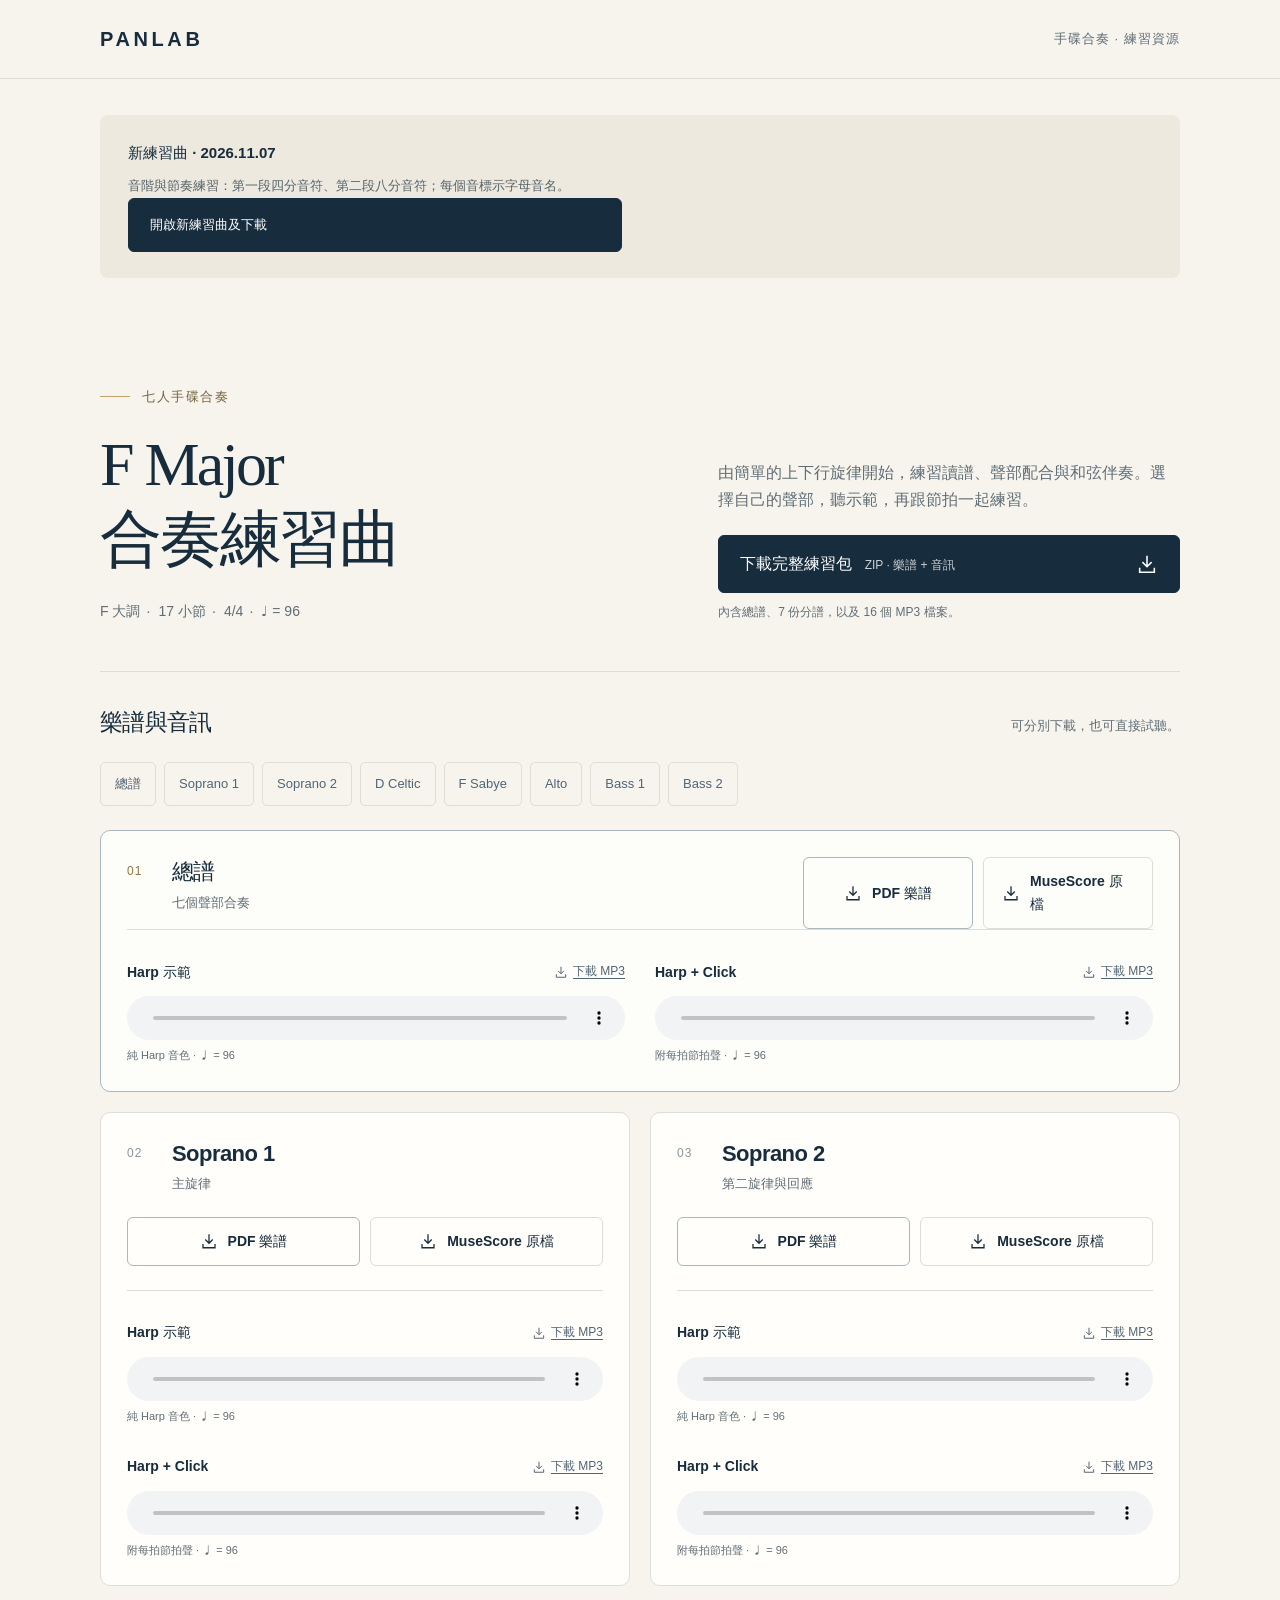
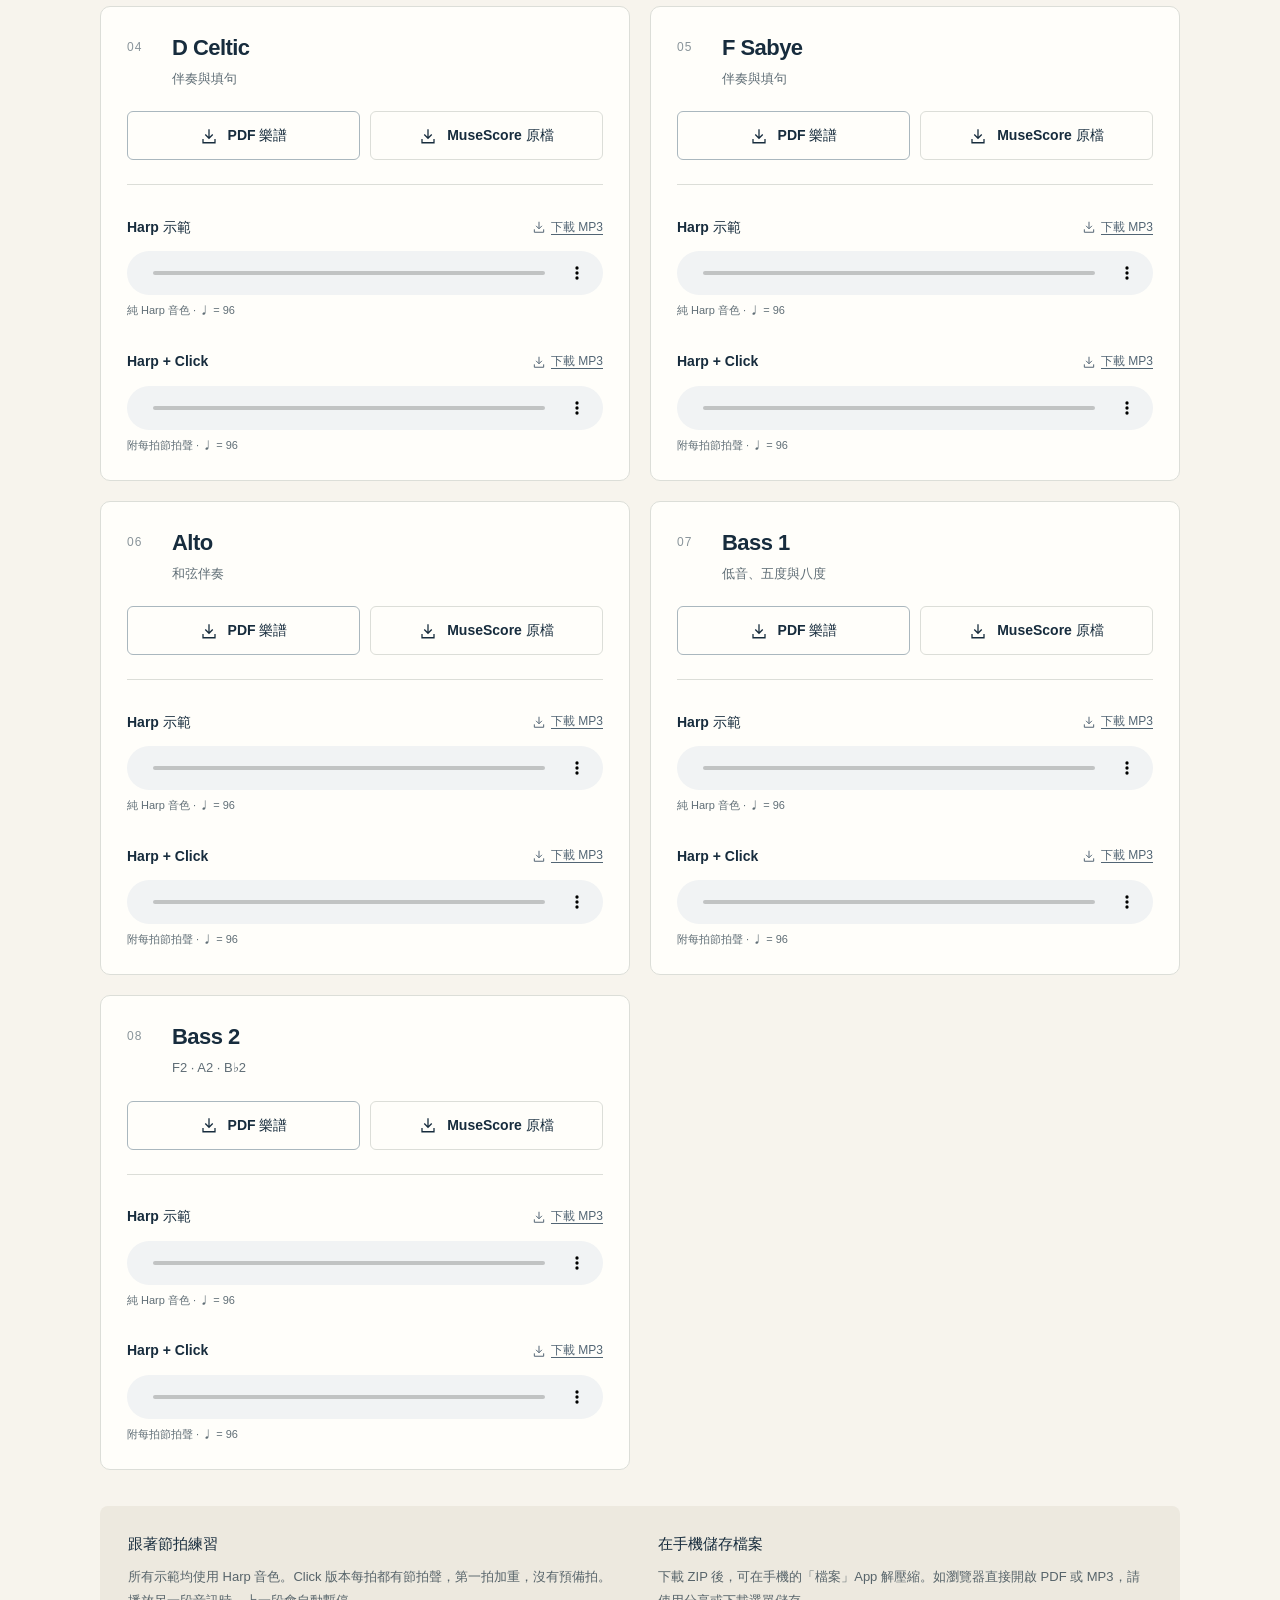
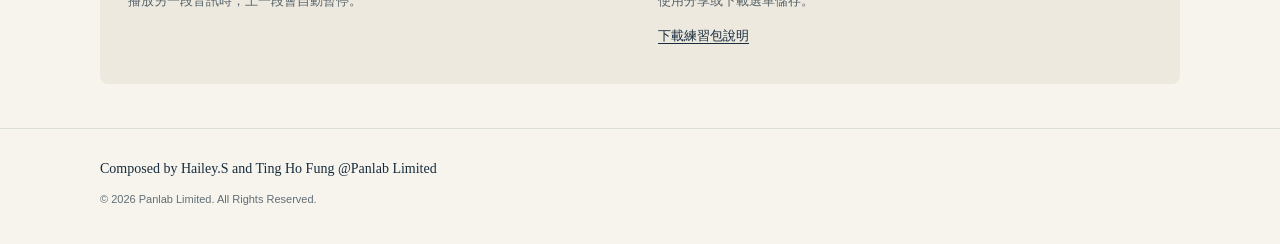
<file: index.html>
<!doctype html>
<html lang="zh-Hant">
<head>
  <meta charset="utf-8">
  <meta name="viewport" content="width=device-width, initial-scale=1">
  <meta name="theme-color" content="#172c3d">
  <meta name="description" content="Panlab F Major 七人手碟合奏練習曲：下載總譜、七份分譜、Harp 示範及附 Click 的 MP3。17 小節，4/4，速度 96。">
  <title>F Major 合奏練習曲 | Panlab</title>
  <link rel="stylesheet" href="style.css">
  <script src="app.js" defer></script>
</head>
<body>
  <a class="skip-link" href="#scores">跳至樂譜與音訊</a>
  <header class="site-header">
    <div class="wrap header-inner">
      <a class="brand" href="./" aria-label="Panlab 首頁">PANLAB</a>
      <span class="header-note">手碟合奏 · 練習資源</span>
    </div>
  </header>
  <main class="wrap">
    <aside class="practice-notes" aria-label="新練習曲">
      <div>
        <h2>新練習曲 · 2026.11.07</h2>
        <p>音階與節奏練習：第一段四分音符、第二段八分音符；每個音標示字母音名。</p>
        <a class="button button-primary" href="scale-study-20261107/">開啟新練習曲及下載</a>
      </div>
    </aside>
    <section class="hero" aria-labelledby="page-title">
      <div>
        <p class="eyebrow">七人手碟合奏</p>
        <h1 id="page-title"><span lang="en">F Major</span><br>合奏練習曲</h1>
        <p class="score-meta"><span>F 大調</span><span>17 小節</span><span>4/4</span><span>♩ = 96</span></p>
      </div>
      <div>
        <p class="hero-description">由簡單的上下行旋律開始，練習讀譜、聲部配合與和弦伴奏。選擇自己的聲部，聽示範，再跟節拍一起練習。</p>
        <a class="button button-primary" href="downloads/F-Major-Ensemble-Practice-Revised-Panlab-2026-10-31.zip" download>
          <span>下載完整練習包 <small>ZIP · 樂譜 + 音訊</small></span>
          <svg aria-hidden="true" viewBox="0 0 24 24"><path d="M12 3v12m-5-5 5 5 5-5M4 16v5h16v-5"/></svg>
        </a>
        <p class="zip-note">內含總譜、7 份分譜，以及 16 個 MP3 檔案。</p>
      </div>
    </section>
    <section id="scores" aria-labelledby="scores-title">
      <div class="section-heading">
        <h2 id="scores-title">樂譜與音訊</h2>
        <p>可分別下載，也可直接試聽。</p>
      </div>
      <nav class="part-jumps" aria-label="快速選擇聲部">
        <a href="#part-1">總譜</a>
        <a href="#part-2">Soprano 1</a>
        <a href="#part-3">Soprano 2</a>
        <a href="#part-4">D Celtic</a>
        <a href="#part-5">F Sabye</a>
        <a href="#part-6">Alto</a>
        <a href="#part-7">Bass 1</a>
        <a href="#part-8">Bass 2</a>
      </nav>
      <div class="score-grid">
      <article class="score-card score-card--full" aria-labelledby="part-1">
        <div class="card-heading">
          <span class="card-number" aria-hidden="true">01</span>
          <div>
            <h3 id="part-1">總譜</h3>
            <p class="card-role">七個聲部合奏</p>
          </div>
        </div>
        <div class="score-links">
          <a class="button" href="downloads/Scores/PDF/01-Full-Score.pdf" download aria-label="下載總譜 PDF 樂譜"><svg aria-hidden="true" viewBox="0 0 24 24"><path d="M12 3v12m-5-5 5 5 5-5M4 16v5h16v-5"/></svg>PDF 樂譜</a>
          <a class="button" href="downloads/Scores/MuseScore/01-Full-Score.mscz" download aria-label="下載總譜 MuseScore 原檔"><svg aria-hidden="true" viewBox="0 0 24 24"><path d="M12 3v12m-5-5 5 5 5-5M4 16v5h16v-5"/></svg>MuseScore 原檔</a>
        </div>
        <div class="audio-grid">
          <div class="audio-item">
            <div class="audio-heading">
              <h4>Harp 示範</h4>
              <a href="downloads/Audio/Harp/01-Full-Score-96BPM-Harp.mp3" download aria-label="下載總譜 Harp 示範 MP3"><svg aria-hidden="true" viewBox="0 0 24 24"><path d="M12 3v12m-5-5 5 5 5-5M4 16v5h16v-5"/></svg>下載 MP3</a>
            </div>
            <audio controls preload="none" aria-label="總譜 Harp 示範">
              <source src="downloads/Audio/Harp/01-Full-Score-96BPM-Harp.mp3" type="audio/mpeg">
              您的瀏覽器未支援音訊播放，請使用上方連結下載 MP3。
            </audio>
            <p class="audio-note">純 Harp 音色 · ♩ = 96</p>
          </div>
          <div class="audio-item">
            <div class="audio-heading">
              <h4>Harp + Click</h4>
              <a href="downloads/Audio/Harp-with-Click/01-Full-Score-96BPM-Harp-with-Click.mp3" download aria-label="下載總譜 Harp + Click MP3"><svg aria-hidden="true" viewBox="0 0 24 24"><path d="M12 3v12m-5-5 5 5 5-5M4 16v5h16v-5"/></svg>下載 MP3</a>
            </div>
            <audio controls preload="none" aria-label="總譜 Harp + Click">
              <source src="downloads/Audio/Harp-with-Click/01-Full-Score-96BPM-Harp-with-Click.mp3" type="audio/mpeg">
              您的瀏覽器未支援音訊播放，請使用上方連結下載 MP3。
            </audio>
            <p class="audio-note">附每拍節拍聲 · ♩ = 96</p>
          </div>
        </div>
      </article>
      <article class="score-card" aria-labelledby="part-2">
        <div class="card-heading">
          <span class="card-number" aria-hidden="true">02</span>
          <div>
            <h3 id="part-2">Soprano 1</h3>
            <p class="card-role">主旋律</p>
          </div>
        </div>
        <div class="score-links">
          <a class="button" href="downloads/Scores/PDF/02-Soprano-1.pdf" download aria-label="下載Soprano 1 PDF 樂譜"><svg aria-hidden="true" viewBox="0 0 24 24"><path d="M12 3v12m-5-5 5 5 5-5M4 16v5h16v-5"/></svg>PDF 樂譜</a>
          <a class="button" href="downloads/Scores/MuseScore/02-Soprano-1.mscz" download aria-label="下載Soprano 1 MuseScore 原檔"><svg aria-hidden="true" viewBox="0 0 24 24"><path d="M12 3v12m-5-5 5 5 5-5M4 16v5h16v-5"/></svg>MuseScore 原檔</a>
        </div>
        <div class="audio-grid">
          <div class="audio-item">
            <div class="audio-heading">
              <h4>Harp 示範</h4>
              <a href="downloads/Audio/Harp/02-Soprano-1-96BPM-Harp.mp3" download aria-label="下載Soprano 1 Harp 示範 MP3"><svg aria-hidden="true" viewBox="0 0 24 24"><path d="M12 3v12m-5-5 5 5 5-5M4 16v5h16v-5"/></svg>下載 MP3</a>
            </div>
            <audio controls preload="none" aria-label="Soprano 1 Harp 示範">
              <source src="downloads/Audio/Harp/02-Soprano-1-96BPM-Harp.mp3" type="audio/mpeg">
              您的瀏覽器未支援音訊播放，請使用上方連結下載 MP3。
            </audio>
            <p class="audio-note">純 Harp 音色 · ♩ = 96</p>
          </div>
          <div class="audio-item">
            <div class="audio-heading">
              <h4>Harp + Click</h4>
              <a href="downloads/Audio/Harp-with-Click/02-Soprano-1-96BPM-Harp-with-Click.mp3" download aria-label="下載Soprano 1 Harp + Click MP3"><svg aria-hidden="true" viewBox="0 0 24 24"><path d="M12 3v12m-5-5 5 5 5-5M4 16v5h16v-5"/></svg>下載 MP3</a>
            </div>
            <audio controls preload="none" aria-label="Soprano 1 Harp + Click">
              <source src="downloads/Audio/Harp-with-Click/02-Soprano-1-96BPM-Harp-with-Click.mp3" type="audio/mpeg">
              您的瀏覽器未支援音訊播放，請使用上方連結下載 MP3。
            </audio>
            <p class="audio-note">附每拍節拍聲 · ♩ = 96</p>
          </div>
        </div>
      </article>
      <article class="score-card" aria-labelledby="part-3">
        <div class="card-heading">
          <span class="card-number" aria-hidden="true">03</span>
          <div>
            <h3 id="part-3">Soprano 2</h3>
            <p class="card-role">第二旋律與回應</p>
          </div>
        </div>
        <div class="score-links">
          <a class="button" href="downloads/Scores/PDF/03-Soprano-2.pdf" download aria-label="下載Soprano 2 PDF 樂譜"><svg aria-hidden="true" viewBox="0 0 24 24"><path d="M12 3v12m-5-5 5 5 5-5M4 16v5h16v-5"/></svg>PDF 樂譜</a>
          <a class="button" href="downloads/Scores/MuseScore/03-Soprano-2.mscz" download aria-label="下載Soprano 2 MuseScore 原檔"><svg aria-hidden="true" viewBox="0 0 24 24"><path d="M12 3v12m-5-5 5 5 5-5M4 16v5h16v-5"/></svg>MuseScore 原檔</a>
        </div>
        <div class="audio-grid">
          <div class="audio-item">
            <div class="audio-heading">
              <h4>Harp 示範</h4>
              <a href="downloads/Audio/Harp/03-Soprano-2-96BPM-Harp.mp3" download aria-label="下載Soprano 2 Harp 示範 MP3"><svg aria-hidden="true" viewBox="0 0 24 24"><path d="M12 3v12m-5-5 5 5 5-5M4 16v5h16v-5"/></svg>下載 MP3</a>
            </div>
            <audio controls preload="none" aria-label="Soprano 2 Harp 示範">
              <source src="downloads/Audio/Harp/03-Soprano-2-96BPM-Harp.mp3" type="audio/mpeg">
              您的瀏覽器未支援音訊播放，請使用上方連結下載 MP3。
            </audio>
            <p class="audio-note">純 Harp 音色 · ♩ = 96</p>
          </div>
          <div class="audio-item">
            <div class="audio-heading">
              <h4>Harp + Click</h4>
              <a href="downloads/Audio/Harp-with-Click/03-Soprano-2-96BPM-Harp-with-Click.mp3" download aria-label="下載Soprano 2 Harp + Click MP3"><svg aria-hidden="true" viewBox="0 0 24 24"><path d="M12 3v12m-5-5 5 5 5-5M4 16v5h16v-5"/></svg>下載 MP3</a>
            </div>
            <audio controls preload="none" aria-label="Soprano 2 Harp + Click">
              <source src="downloads/Audio/Harp-with-Click/03-Soprano-2-96BPM-Harp-with-Click.mp3" type="audio/mpeg">
              您的瀏覽器未支援音訊播放，請使用上方連結下載 MP3。
            </audio>
            <p class="audio-note">附每拍節拍聲 · ♩ = 96</p>
          </div>
        </div>
      </article>
      <article class="score-card" aria-labelledby="part-4">
        <div class="card-heading">
          <span class="card-number" aria-hidden="true">04</span>
          <div>
            <h3 id="part-4">D Celtic</h3>
            <p class="card-role">伴奏與填句</p>
          </div>
        </div>
        <div class="score-links">
          <a class="button" href="downloads/Scores/PDF/04-D-Celtic.pdf" download aria-label="下載D Celtic PDF 樂譜"><svg aria-hidden="true" viewBox="0 0 24 24"><path d="M12 3v12m-5-5 5 5 5-5M4 16v5h16v-5"/></svg>PDF 樂譜</a>
          <a class="button" href="downloads/Scores/MuseScore/04-D-Celtic.mscz" download aria-label="下載D Celtic MuseScore 原檔"><svg aria-hidden="true" viewBox="0 0 24 24"><path d="M12 3v12m-5-5 5 5 5-5M4 16v5h16v-5"/></svg>MuseScore 原檔</a>
        </div>
        <div class="audio-grid">
          <div class="audio-item">
            <div class="audio-heading">
              <h4>Harp 示範</h4>
              <a href="downloads/Audio/Harp/04-D-Celtic-96BPM-Harp.mp3" download aria-label="下載D Celtic Harp 示範 MP3"><svg aria-hidden="true" viewBox="0 0 24 24"><path d="M12 3v12m-5-5 5 5 5-5M4 16v5h16v-5"/></svg>下載 MP3</a>
            </div>
            <audio controls preload="none" aria-label="D Celtic Harp 示範">
              <source src="downloads/Audio/Harp/04-D-Celtic-96BPM-Harp.mp3" type="audio/mpeg">
              您的瀏覽器未支援音訊播放，請使用上方連結下載 MP3。
            </audio>
            <p class="audio-note">純 Harp 音色 · ♩ = 96</p>
          </div>
          <div class="audio-item">
            <div class="audio-heading">
              <h4>Harp + Click</h4>
              <a href="downloads/Audio/Harp-with-Click/04-D-Celtic-96BPM-Harp-with-Click.mp3" download aria-label="下載D Celtic Harp + Click MP3"><svg aria-hidden="true" viewBox="0 0 24 24"><path d="M12 3v12m-5-5 5 5 5-5M4 16v5h16v-5"/></svg>下載 MP3</a>
            </div>
            <audio controls preload="none" aria-label="D Celtic Harp + Click">
              <source src="downloads/Audio/Harp-with-Click/04-D-Celtic-96BPM-Harp-with-Click.mp3" type="audio/mpeg">
              您的瀏覽器未支援音訊播放，請使用上方連結下載 MP3。
            </audio>
            <p class="audio-note">附每拍節拍聲 · ♩ = 96</p>
          </div>
        </div>
      </article>
      <article class="score-card" aria-labelledby="part-5">
        <div class="card-heading">
          <span class="card-number" aria-hidden="true">05</span>
          <div>
            <h3 id="part-5">F Sabye</h3>
            <p class="card-role">伴奏與填句</p>
          </div>
        </div>
        <div class="score-links">
          <a class="button" href="downloads/Scores/PDF/05-F-Sabye.pdf" download aria-label="下載F Sabye PDF 樂譜"><svg aria-hidden="true" viewBox="0 0 24 24"><path d="M12 3v12m-5-5 5 5 5-5M4 16v5h16v-5"/></svg>PDF 樂譜</a>
          <a class="button" href="downloads/Scores/MuseScore/05-F-Sabye.mscz" download aria-label="下載F Sabye MuseScore 原檔"><svg aria-hidden="true" viewBox="0 0 24 24"><path d="M12 3v12m-5-5 5 5 5-5M4 16v5h16v-5"/></svg>MuseScore 原檔</a>
        </div>
        <div class="audio-grid">
          <div class="audio-item">
            <div class="audio-heading">
              <h4>Harp 示範</h4>
              <a href="downloads/Audio/Harp/05-F-Sabye-96BPM-Harp.mp3" download aria-label="下載F Sabye Harp 示範 MP3"><svg aria-hidden="true" viewBox="0 0 24 24"><path d="M12 3v12m-5-5 5 5 5-5M4 16v5h16v-5"/></svg>下載 MP3</a>
            </div>
            <audio controls preload="none" aria-label="F Sabye Harp 示範">
              <source src="downloads/Audio/Harp/05-F-Sabye-96BPM-Harp.mp3" type="audio/mpeg">
              您的瀏覽器未支援音訊播放，請使用上方連結下載 MP3。
            </audio>
            <p class="audio-note">純 Harp 音色 · ♩ = 96</p>
          </div>
          <div class="audio-item">
            <div class="audio-heading">
              <h4>Harp + Click</h4>
              <a href="downloads/Audio/Harp-with-Click/05-F-Sabye-96BPM-Harp-with-Click.mp3" download aria-label="下載F Sabye Harp + Click MP3"><svg aria-hidden="true" viewBox="0 0 24 24"><path d="M12 3v12m-5-5 5 5 5-5M4 16v5h16v-5"/></svg>下載 MP3</a>
            </div>
            <audio controls preload="none" aria-label="F Sabye Harp + Click">
              <source src="downloads/Audio/Harp-with-Click/05-F-Sabye-96BPM-Harp-with-Click.mp3" type="audio/mpeg">
              您的瀏覽器未支援音訊播放，請使用上方連結下載 MP3。
            </audio>
            <p class="audio-note">附每拍節拍聲 · ♩ = 96</p>
          </div>
        </div>
      </article>
      <article class="score-card" aria-labelledby="part-6">
        <div class="card-heading">
          <span class="card-number" aria-hidden="true">06</span>
          <div>
            <h3 id="part-6">Alto</h3>
            <p class="card-role">和弦伴奏</p>
          </div>
        </div>
        <div class="score-links">
          <a class="button" href="downloads/Scores/PDF/06-Alto.pdf" download aria-label="下載Alto PDF 樂譜"><svg aria-hidden="true" viewBox="0 0 24 24"><path d="M12 3v12m-5-5 5 5 5-5M4 16v5h16v-5"/></svg>PDF 樂譜</a>
          <a class="button" href="downloads/Scores/MuseScore/06-Alto.mscz" download aria-label="下載Alto MuseScore 原檔"><svg aria-hidden="true" viewBox="0 0 24 24"><path d="M12 3v12m-5-5 5 5 5-5M4 16v5h16v-5"/></svg>MuseScore 原檔</a>
        </div>
        <div class="audio-grid">
          <div class="audio-item">
            <div class="audio-heading">
              <h4>Harp 示範</h4>
              <a href="downloads/Audio/Harp/06-Alto-96BPM-Harp.mp3" download aria-label="下載Alto Harp 示範 MP3"><svg aria-hidden="true" viewBox="0 0 24 24"><path d="M12 3v12m-5-5 5 5 5-5M4 16v5h16v-5"/></svg>下載 MP3</a>
            </div>
            <audio controls preload="none" aria-label="Alto Harp 示範">
              <source src="downloads/Audio/Harp/06-Alto-96BPM-Harp.mp3" type="audio/mpeg">
              您的瀏覽器未支援音訊播放，請使用上方連結下載 MP3。
            </audio>
            <p class="audio-note">純 Harp 音色 · ♩ = 96</p>
          </div>
          <div class="audio-item">
            <div class="audio-heading">
              <h4>Harp + Click</h4>
              <a href="downloads/Audio/Harp-with-Click/06-Alto-96BPM-Harp-with-Click.mp3" download aria-label="下載Alto Harp + Click MP3"><svg aria-hidden="true" viewBox="0 0 24 24"><path d="M12 3v12m-5-5 5 5 5-5M4 16v5h16v-5"/></svg>下載 MP3</a>
            </div>
            <audio controls preload="none" aria-label="Alto Harp + Click">
              <source src="downloads/Audio/Harp-with-Click/06-Alto-96BPM-Harp-with-Click.mp3" type="audio/mpeg">
              您的瀏覽器未支援音訊播放，請使用上方連結下載 MP3。
            </audio>
            <p class="audio-note">附每拍節拍聲 · ♩ = 96</p>
          </div>
        </div>
      </article>
      <article class="score-card" aria-labelledby="part-7">
        <div class="card-heading">
          <span class="card-number" aria-hidden="true">07</span>
          <div>
            <h3 id="part-7">Bass 1</h3>
            <p class="card-role">低音、五度與八度</p>
          </div>
        </div>
        <div class="score-links">
          <a class="button" href="downloads/Scores/PDF/07-Bass-1.pdf" download aria-label="下載Bass 1 PDF 樂譜"><svg aria-hidden="true" viewBox="0 0 24 24"><path d="M12 3v12m-5-5 5 5 5-5M4 16v5h16v-5"/></svg>PDF 樂譜</a>
          <a class="button" href="downloads/Scores/MuseScore/07-Bass-1.mscz" download aria-label="下載Bass 1 MuseScore 原檔"><svg aria-hidden="true" viewBox="0 0 24 24"><path d="M12 3v12m-5-5 5 5 5-5M4 16v5h16v-5"/></svg>MuseScore 原檔</a>
        </div>
        <div class="audio-grid">
          <div class="audio-item">
            <div class="audio-heading">
              <h4>Harp 示範</h4>
              <a href="downloads/Audio/Harp/07-Bass-1-96BPM-Harp.mp3" download aria-label="下載Bass 1 Harp 示範 MP3"><svg aria-hidden="true" viewBox="0 0 24 24"><path d="M12 3v12m-5-5 5 5 5-5M4 16v5h16v-5"/></svg>下載 MP3</a>
            </div>
            <audio controls preload="none" aria-label="Bass 1 Harp 示範">
              <source src="downloads/Audio/Harp/07-Bass-1-96BPM-Harp.mp3" type="audio/mpeg">
              您的瀏覽器未支援音訊播放，請使用上方連結下載 MP3。
            </audio>
            <p class="audio-note">純 Harp 音色 · ♩ = 96</p>
          </div>
          <div class="audio-item">
            <div class="audio-heading">
              <h4>Harp + Click</h4>
              <a href="downloads/Audio/Harp-with-Click/07-Bass-1-96BPM-Harp-with-Click.mp3" download aria-label="下載Bass 1 Harp + Click MP3"><svg aria-hidden="true" viewBox="0 0 24 24"><path d="M12 3v12m-5-5 5 5 5-5M4 16v5h16v-5"/></svg>下載 MP3</a>
            </div>
            <audio controls preload="none" aria-label="Bass 1 Harp + Click">
              <source src="downloads/Audio/Harp-with-Click/07-Bass-1-96BPM-Harp-with-Click.mp3" type="audio/mpeg">
              您的瀏覽器未支援音訊播放，請使用上方連結下載 MP3。
            </audio>
            <p class="audio-note">附每拍節拍聲 · ♩ = 96</p>
          </div>
        </div>
      </article>
      <article class="score-card" aria-labelledby="part-8">
        <div class="card-heading">
          <span class="card-number" aria-hidden="true">08</span>
          <div>
            <h3 id="part-8">Bass 2</h3>
            <p class="card-role">F2 · A2 · B♭2</p>
          </div>
        </div>
        <div class="score-links">
          <a class="button" href="downloads/Scores/PDF/08-Bass-2.pdf" download aria-label="下載Bass 2 PDF 樂譜"><svg aria-hidden="true" viewBox="0 0 24 24"><path d="M12 3v12m-5-5 5 5 5-5M4 16v5h16v-5"/></svg>PDF 樂譜</a>
          <a class="button" href="downloads/Scores/MuseScore/08-Bass-2.mscz" download aria-label="下載Bass 2 MuseScore 原檔"><svg aria-hidden="true" viewBox="0 0 24 24"><path d="M12 3v12m-5-5 5 5 5-5M4 16v5h16v-5"/></svg>MuseScore 原檔</a>
        </div>
        <div class="audio-grid">
          <div class="audio-item">
            <div class="audio-heading">
              <h4>Harp 示範</h4>
              <a href="downloads/Audio/Harp/08-Bass-2-96BPM-Harp.mp3" download aria-label="下載Bass 2 Harp 示範 MP3"><svg aria-hidden="true" viewBox="0 0 24 24"><path d="M12 3v12m-5-5 5 5 5-5M4 16v5h16v-5"/></svg>下載 MP3</a>
            </div>
            <audio controls preload="none" aria-label="Bass 2 Harp 示範">
              <source src="downloads/Audio/Harp/08-Bass-2-96BPM-Harp.mp3" type="audio/mpeg">
              您的瀏覽器未支援音訊播放，請使用上方連結下載 MP3。
            </audio>
            <p class="audio-note">純 Harp 音色 · ♩ = 96</p>
          </div>
          <div class="audio-item">
            <div class="audio-heading">
              <h4>Harp + Click</h4>
              <a href="downloads/Audio/Harp-with-Click/08-Bass-2-96BPM-Harp-with-Click.mp3" download aria-label="下載Bass 2 Harp + Click MP3"><svg aria-hidden="true" viewBox="0 0 24 24"><path d="M12 3v12m-5-5 5 5 5-5M4 16v5h16v-5"/></svg>下載 MP3</a>
            </div>
            <audio controls preload="none" aria-label="Bass 2 Harp + Click">
              <source src="downloads/Audio/Harp-with-Click/08-Bass-2-96BPM-Harp-with-Click.mp3" type="audio/mpeg">
              您的瀏覽器未支援音訊播放，請使用上方連結下載 MP3。
            </audio>
            <p class="audio-note">附每拍節拍聲 · ♩ = 96</p>
          </div>
        </div>
      </article>
      </div>
    </section>
    <aside class="practice-notes" aria-label="使用說明">
      <div>
        <h2>跟著節拍練習</h2>
        <p>所有示範均使用 Harp 音色。Click 版本每拍都有節拍聲，第一拍加重，沒有預備拍。播放另一段音訊時，上一段會自動暫停。</p>
      </div>
      <div>
        <h2>在手機儲存檔案</h2>
        <p>下載 ZIP 後，可在手機的「檔案」App 解壓縮。如瀏覽器直接開啟 PDF 或 MP3，請使用分享或下載選單儲存。</p>
        <a href="downloads/README.txt" download>下載練習包說明</a>
      </div>
    </aside>
  </main>
  <footer class="site-footer">
    <div class="wrap">
      <p class="credit">Composed by Hailey.S and Ting Ho Fung @Panlab Limited</p>
      <p class="copyright">© 2026 Panlab Limited. All Rights Reserved.</p>
    </div>
  </footer>
</body>
</html>
</file>
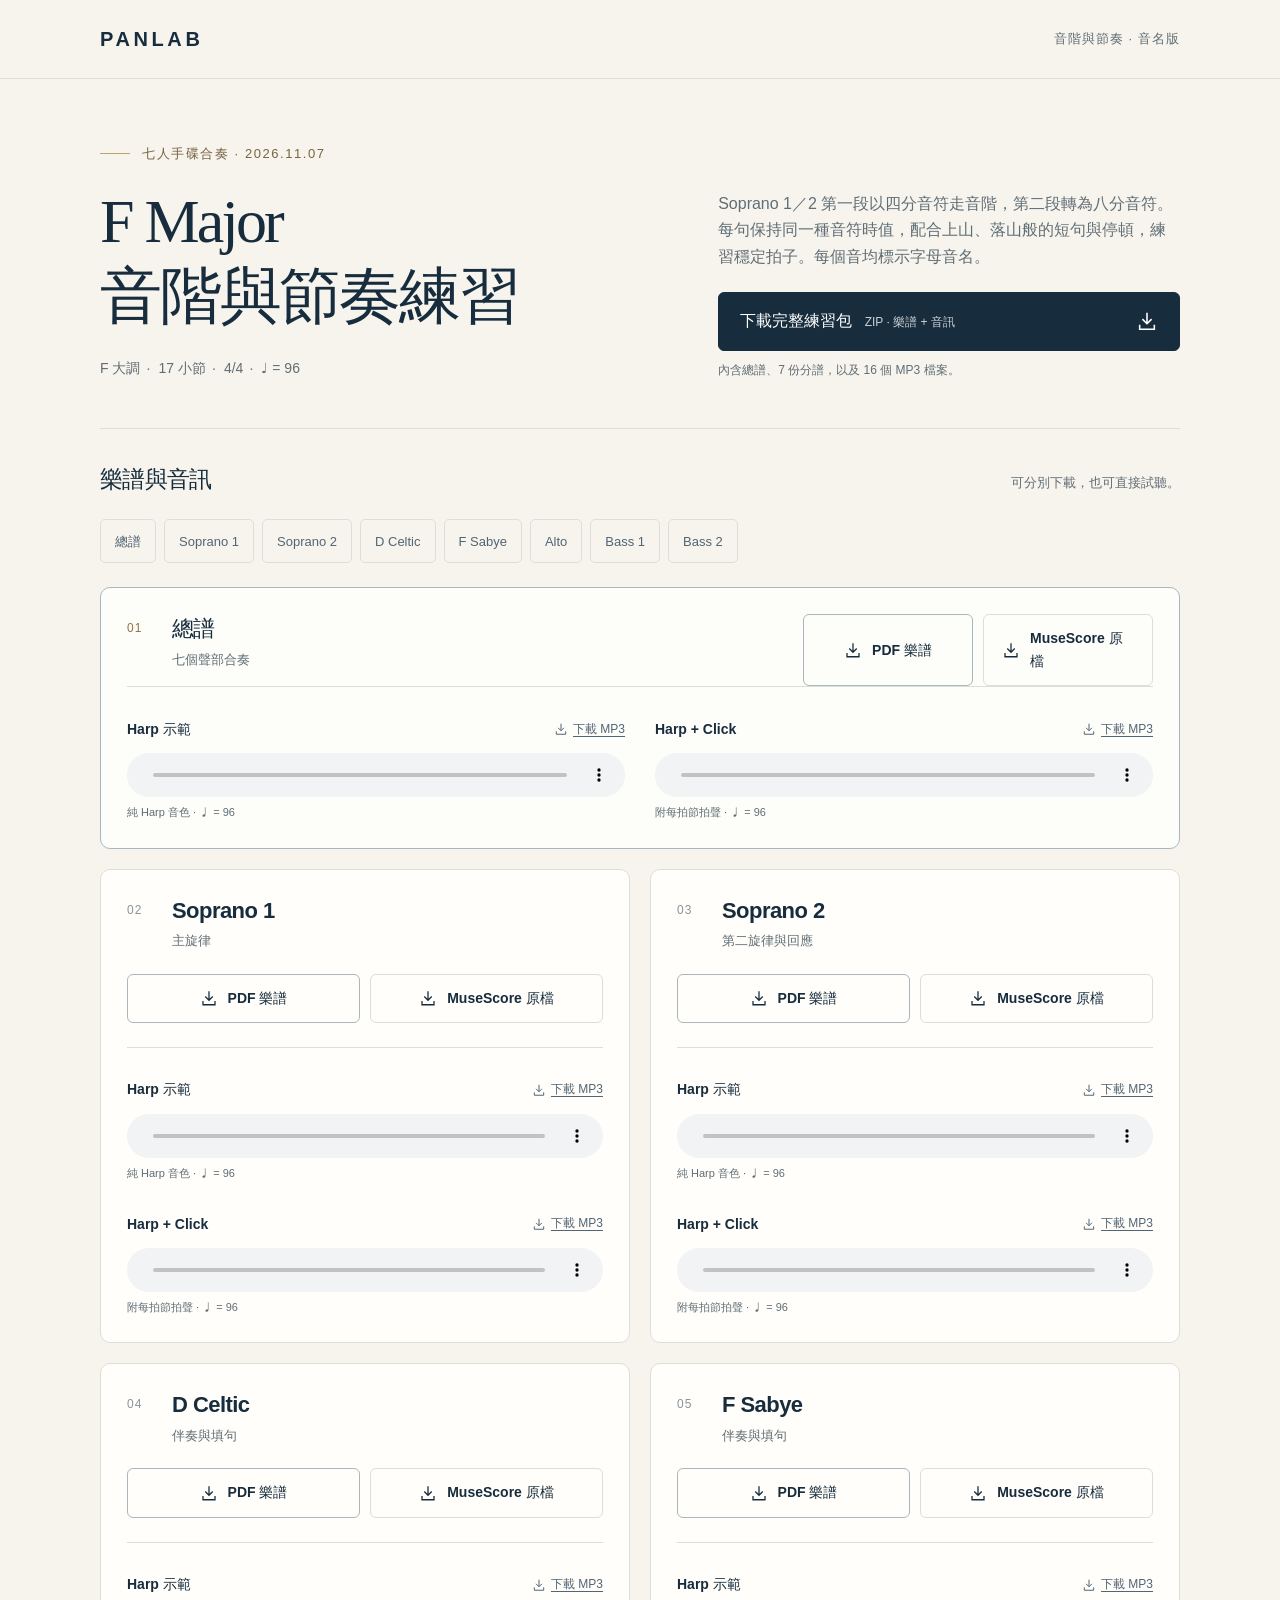
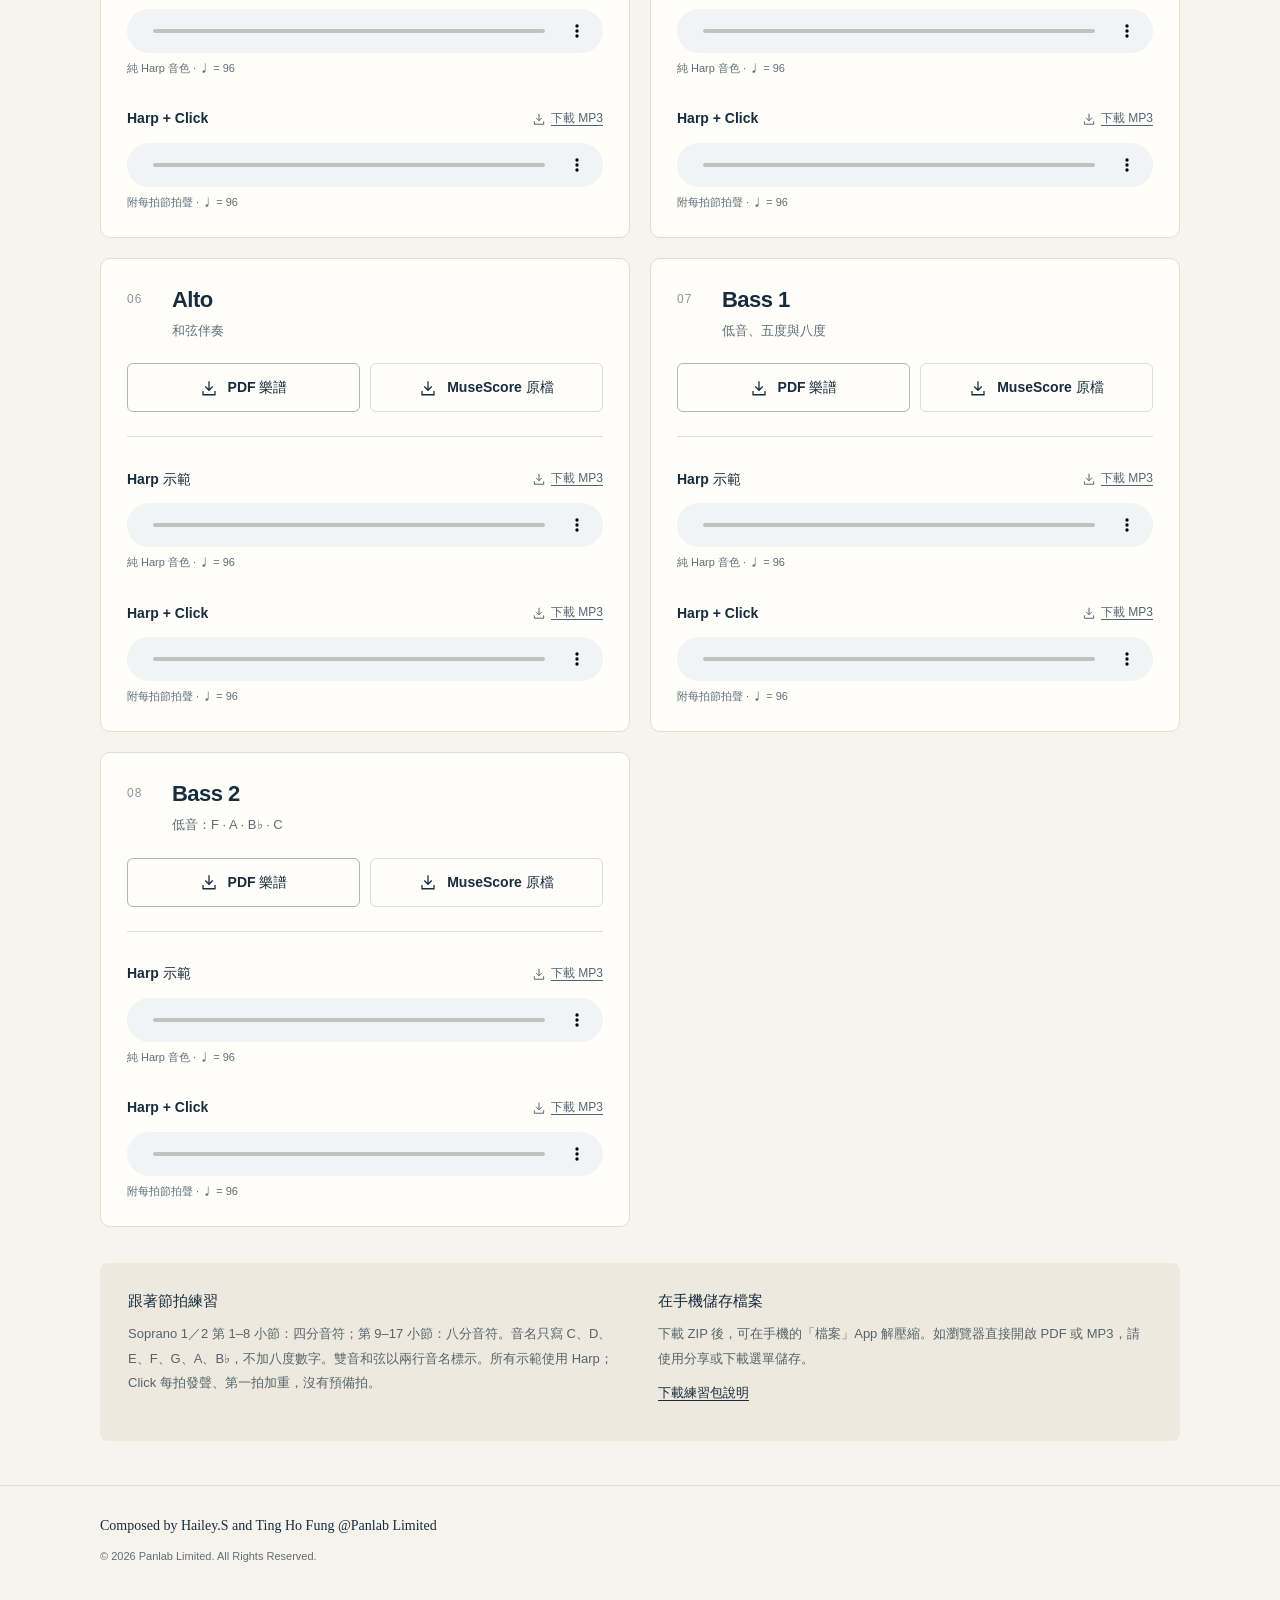
<file: scale-study-20261107/index.html>
<!doctype html>
<html lang="zh-Hant">
<head>
  <meta charset="utf-8">
  <meta name="viewport" content="width=device-width, initial-scale=1">
  <meta name="theme-color" content="#172c3d">
  <meta name="description" content="Panlab 七人手碟音階與節奏練習：第一段四分音符，第二段八分音符，每個音均標示英文字母音名。總譜、分譜與 Harp／Click MP3 下載。">
  <title>F Major 音階與節奏練習 | Panlab</title>
  <link rel="stylesheet" href="../style.css">
  <script src="../app.js" defer></script>
</head>
<body>
  <a class="skip-link" href="#scores">跳至樂譜與音訊</a>
  <header class="site-header">
    <div class="wrap header-inner">
      <a class="brand" href="../" aria-label="Panlab 首頁">PANLAB</a>
      <span class="header-note">音階與節奏 · 音名版</span>
    </div>
  </header>
  <main class="wrap">
    <section class="hero" aria-labelledby="page-title">
      <div>
        <p class="eyebrow">七人手碟合奏 · 2026.11.07</p>
        <h1 id="page-title"><span lang="en">F Major</span><br>音階與節奏練習</h1>
        <p class="score-meta"><span>F 大調</span><span>17 小節</span><span>4/4</span><span>♩ = 96</span></p>
      </div>
      <div>
        <p class="hero-description">Soprano 1／2 第一段以四分音符走音階，第二段轉為八分音符。每句保持同一種音符時值，配合上山、落山般的短句與停頓，練習穩定拍子。每個音均標示字母音名。</p>
        <a class="button button-primary" href="downloads/F-Major-Scale-Pulse-Study-Note-Names-Panlab-2026-11-07.zip" download>
          <span>下載完整練習包 <small>ZIP · 樂譜 + 音訊</small></span>
          <svg aria-hidden="true" viewBox="0 0 24 24"><path d="M12 3v12m-5-5 5 5 5-5M4 16v5h16v-5"/></svg>
        </a>
        <p class="zip-note">內含總譜、7 份分譜，以及 16 個 MP3 檔案。</p>
      </div>
    </section>
    <section id="scores" aria-labelledby="scores-title">
      <div class="section-heading">
        <h2 id="scores-title">樂譜與音訊</h2>
        <p>可分別下載，也可直接試聽。</p>
      </div>
      <nav class="part-jumps" aria-label="快速選擇聲部">
        <a href="#part-1">總譜</a>
        <a href="#part-2">Soprano 1</a>
        <a href="#part-3">Soprano 2</a>
        <a href="#part-4">D Celtic</a>
        <a href="#part-5">F Sabye</a>
        <a href="#part-6">Alto</a>
        <a href="#part-7">Bass 1</a>
        <a href="#part-8">Bass 2</a>
      </nav>
      <div class="score-grid">
      <article class="score-card score-card--full" aria-labelledby="part-1">
        <div class="card-heading">
          <span class="card-number" aria-hidden="true">01</span>
          <div>
            <h3 id="part-1">總譜</h3>
            <p class="card-role">七個聲部合奏</p>
          </div>
        </div>
        <div class="score-links">
          <a class="button" href="downloads/Scores/PDF/01-Full-Score.pdf" download aria-label="下載總譜 PDF 樂譜"><svg aria-hidden="true" viewBox="0 0 24 24"><path d="M12 3v12m-5-5 5 5 5-5M4 16v5h16v-5"/></svg>PDF 樂譜</a>
          <a class="button" href="downloads/Scores/MuseScore/01-Full-Score.mscz" download aria-label="下載總譜 MuseScore 原檔"><svg aria-hidden="true" viewBox="0 0 24 24"><path d="M12 3v12m-5-5 5 5 5-5M4 16v5h16v-5"/></svg>MuseScore 原檔</a>
        </div>
        <div class="audio-grid">
          <div class="audio-item">
            <div class="audio-heading">
              <h4>Harp 示範</h4>
              <a href="downloads/Audio/Harp/01-Full-Score-96BPM-Harp.mp3" download aria-label="下載總譜 Harp 示範 MP3"><svg aria-hidden="true" viewBox="0 0 24 24"><path d="M12 3v12m-5-5 5 5 5-5M4 16v5h16v-5"/></svg>下載 MP3</a>
            </div>
            <audio controls preload="none" aria-label="總譜 Harp 示範">
              <source src="downloads/Audio/Harp/01-Full-Score-96BPM-Harp.mp3" type="audio/mpeg">
              您的瀏覽器未支援音訊播放，請使用上方連結下載 MP3。
            </audio>
            <p class="audio-note">純 Harp 音色 · ♩ = 96</p>
          </div>
          <div class="audio-item">
            <div class="audio-heading">
              <h4>Harp + Click</h4>
              <a href="downloads/Audio/Harp-with-Click/01-Full-Score-96BPM-Harp-with-Click.mp3" download aria-label="下載總譜 Harp + Click MP3"><svg aria-hidden="true" viewBox="0 0 24 24"><path d="M12 3v12m-5-5 5 5 5-5M4 16v5h16v-5"/></svg>下載 MP3</a>
            </div>
            <audio controls preload="none" aria-label="總譜 Harp + Click">
              <source src="downloads/Audio/Harp-with-Click/01-Full-Score-96BPM-Harp-with-Click.mp3" type="audio/mpeg">
              您的瀏覽器未支援音訊播放，請使用上方連結下載 MP3。
            </audio>
            <p class="audio-note">附每拍節拍聲 · ♩ = 96</p>
          </div>
        </div>
      </article>
      <article class="score-card" aria-labelledby="part-2">
        <div class="card-heading">
          <span class="card-number" aria-hidden="true">02</span>
          <div>
            <h3 id="part-2">Soprano 1</h3>
            <p class="card-role">主旋律</p>
          </div>
        </div>
        <div class="score-links">
          <a class="button" href="downloads/Scores/PDF/02-Soprano-1.pdf" download aria-label="下載Soprano 1 PDF 樂譜"><svg aria-hidden="true" viewBox="0 0 24 24"><path d="M12 3v12m-5-5 5 5 5-5M4 16v5h16v-5"/></svg>PDF 樂譜</a>
          <a class="button" href="downloads/Scores/MuseScore/02-Soprano-1.mscz" download aria-label="下載Soprano 1 MuseScore 原檔"><svg aria-hidden="true" viewBox="0 0 24 24"><path d="M12 3v12m-5-5 5 5 5-5M4 16v5h16v-5"/></svg>MuseScore 原檔</a>
        </div>
        <div class="audio-grid">
          <div class="audio-item">
            <div class="audio-heading">
              <h4>Harp 示範</h4>
              <a href="downloads/Audio/Harp/02-Soprano-1-96BPM-Harp.mp3" download aria-label="下載Soprano 1 Harp 示範 MP3"><svg aria-hidden="true" viewBox="0 0 24 24"><path d="M12 3v12m-5-5 5 5 5-5M4 16v5h16v-5"/></svg>下載 MP3</a>
            </div>
            <audio controls preload="none" aria-label="Soprano 1 Harp 示範">
              <source src="downloads/Audio/Harp/02-Soprano-1-96BPM-Harp.mp3" type="audio/mpeg">
              您的瀏覽器未支援音訊播放，請使用上方連結下載 MP3。
            </audio>
            <p class="audio-note">純 Harp 音色 · ♩ = 96</p>
          </div>
          <div class="audio-item">
            <div class="audio-heading">
              <h4>Harp + Click</h4>
              <a href="downloads/Audio/Harp-with-Click/02-Soprano-1-96BPM-Harp-with-Click.mp3" download aria-label="下載Soprano 1 Harp + Click MP3"><svg aria-hidden="true" viewBox="0 0 24 24"><path d="M12 3v12m-5-5 5 5 5-5M4 16v5h16v-5"/></svg>下載 MP3</a>
            </div>
            <audio controls preload="none" aria-label="Soprano 1 Harp + Click">
              <source src="downloads/Audio/Harp-with-Click/02-Soprano-1-96BPM-Harp-with-Click.mp3" type="audio/mpeg">
              您的瀏覽器未支援音訊播放，請使用上方連結下載 MP3。
            </audio>
            <p class="audio-note">附每拍節拍聲 · ♩ = 96</p>
          </div>
        </div>
      </article>
      <article class="score-card" aria-labelledby="part-3">
        <div class="card-heading">
          <span class="card-number" aria-hidden="true">03</span>
          <div>
            <h3 id="part-3">Soprano 2</h3>
            <p class="card-role">第二旋律與回應</p>
          </div>
        </div>
        <div class="score-links">
          <a class="button" href="downloads/Scores/PDF/03-Soprano-2.pdf" download aria-label="下載Soprano 2 PDF 樂譜"><svg aria-hidden="true" viewBox="0 0 24 24"><path d="M12 3v12m-5-5 5 5 5-5M4 16v5h16v-5"/></svg>PDF 樂譜</a>
          <a class="button" href="downloads/Scores/MuseScore/03-Soprano-2.mscz" download aria-label="下載Soprano 2 MuseScore 原檔"><svg aria-hidden="true" viewBox="0 0 24 24"><path d="M12 3v12m-5-5 5 5 5-5M4 16v5h16v-5"/></svg>MuseScore 原檔</a>
        </div>
        <div class="audio-grid">
          <div class="audio-item">
            <div class="audio-heading">
              <h4>Harp 示範</h4>
              <a href="downloads/Audio/Harp/03-Soprano-2-96BPM-Harp.mp3" download aria-label="下載Soprano 2 Harp 示範 MP3"><svg aria-hidden="true" viewBox="0 0 24 24"><path d="M12 3v12m-5-5 5 5 5-5M4 16v5h16v-5"/></svg>下載 MP3</a>
            </div>
            <audio controls preload="none" aria-label="Soprano 2 Harp 示範">
              <source src="downloads/Audio/Harp/03-Soprano-2-96BPM-Harp.mp3" type="audio/mpeg">
              您的瀏覽器未支援音訊播放，請使用上方連結下載 MP3。
            </audio>
            <p class="audio-note">純 Harp 音色 · ♩ = 96</p>
          </div>
          <div class="audio-item">
            <div class="audio-heading">
              <h4>Harp + Click</h4>
              <a href="downloads/Audio/Harp-with-Click/03-Soprano-2-96BPM-Harp-with-Click.mp3" download aria-label="下載Soprano 2 Harp + Click MP3"><svg aria-hidden="true" viewBox="0 0 24 24"><path d="M12 3v12m-5-5 5 5 5-5M4 16v5h16v-5"/></svg>下載 MP3</a>
            </div>
            <audio controls preload="none" aria-label="Soprano 2 Harp + Click">
              <source src="downloads/Audio/Harp-with-Click/03-Soprano-2-96BPM-Harp-with-Click.mp3" type="audio/mpeg">
              您的瀏覽器未支援音訊播放，請使用上方連結下載 MP3。
            </audio>
            <p class="audio-note">附每拍節拍聲 · ♩ = 96</p>
          </div>
        </div>
      </article>
      <article class="score-card" aria-labelledby="part-4">
        <div class="card-heading">
          <span class="card-number" aria-hidden="true">04</span>
          <div>
            <h3 id="part-4">D Celtic</h3>
            <p class="card-role">伴奏與填句</p>
          </div>
        </div>
        <div class="score-links">
          <a class="button" href="downloads/Scores/PDF/04-D-Celtic.pdf" download aria-label="下載D Celtic PDF 樂譜"><svg aria-hidden="true" viewBox="0 0 24 24"><path d="M12 3v12m-5-5 5 5 5-5M4 16v5h16v-5"/></svg>PDF 樂譜</a>
          <a class="button" href="downloads/Scores/MuseScore/04-D-Celtic.mscz" download aria-label="下載D Celtic MuseScore 原檔"><svg aria-hidden="true" viewBox="0 0 24 24"><path d="M12 3v12m-5-5 5 5 5-5M4 16v5h16v-5"/></svg>MuseScore 原檔</a>
        </div>
        <div class="audio-grid">
          <div class="audio-item">
            <div class="audio-heading">
              <h4>Harp 示範</h4>
              <a href="downloads/Audio/Harp/04-D-Celtic-96BPM-Harp.mp3" download aria-label="下載D Celtic Harp 示範 MP3"><svg aria-hidden="true" viewBox="0 0 24 24"><path d="M12 3v12m-5-5 5 5 5-5M4 16v5h16v-5"/></svg>下載 MP3</a>
            </div>
            <audio controls preload="none" aria-label="D Celtic Harp 示範">
              <source src="downloads/Audio/Harp/04-D-Celtic-96BPM-Harp.mp3" type="audio/mpeg">
              您的瀏覽器未支援音訊播放，請使用上方連結下載 MP3。
            </audio>
            <p class="audio-note">純 Harp 音色 · ♩ = 96</p>
          </div>
          <div class="audio-item">
            <div class="audio-heading">
              <h4>Harp + Click</h4>
              <a href="downloads/Audio/Harp-with-Click/04-D-Celtic-96BPM-Harp-with-Click.mp3" download aria-label="下載D Celtic Harp + Click MP3"><svg aria-hidden="true" viewBox="0 0 24 24"><path d="M12 3v12m-5-5 5 5 5-5M4 16v5h16v-5"/></svg>下載 MP3</a>
            </div>
            <audio controls preload="none" aria-label="D Celtic Harp + Click">
              <source src="downloads/Audio/Harp-with-Click/04-D-Celtic-96BPM-Harp-with-Click.mp3" type="audio/mpeg">
              您的瀏覽器未支援音訊播放，請使用上方連結下載 MP3。
            </audio>
            <p class="audio-note">附每拍節拍聲 · ♩ = 96</p>
          </div>
        </div>
      </article>
      <article class="score-card" aria-labelledby="part-5">
        <div class="card-heading">
          <span class="card-number" aria-hidden="true">05</span>
          <div>
            <h3 id="part-5">F Sabye</h3>
            <p class="card-role">伴奏與填句</p>
          </div>
        </div>
        <div class="score-links">
          <a class="button" href="downloads/Scores/PDF/05-F-Sabye.pdf" download aria-label="下載F Sabye PDF 樂譜"><svg aria-hidden="true" viewBox="0 0 24 24"><path d="M12 3v12m-5-5 5 5 5-5M4 16v5h16v-5"/></svg>PDF 樂譜</a>
          <a class="button" href="downloads/Scores/MuseScore/05-F-Sabye.mscz" download aria-label="下載F Sabye MuseScore 原檔"><svg aria-hidden="true" viewBox="0 0 24 24"><path d="M12 3v12m-5-5 5 5 5-5M4 16v5h16v-5"/></svg>MuseScore 原檔</a>
        </div>
        <div class="audio-grid">
          <div class="audio-item">
            <div class="audio-heading">
              <h4>Harp 示範</h4>
              <a href="downloads/Audio/Harp/05-F-Sabye-96BPM-Harp.mp3" download aria-label="下載F Sabye Harp 示範 MP3"><svg aria-hidden="true" viewBox="0 0 24 24"><path d="M12 3v12m-5-5 5 5 5-5M4 16v5h16v-5"/></svg>下載 MP3</a>
            </div>
            <audio controls preload="none" aria-label="F Sabye Harp 示範">
              <source src="downloads/Audio/Harp/05-F-Sabye-96BPM-Harp.mp3" type="audio/mpeg">
              您的瀏覽器未支援音訊播放，請使用上方連結下載 MP3。
            </audio>
            <p class="audio-note">純 Harp 音色 · ♩ = 96</p>
          </div>
          <div class="audio-item">
            <div class="audio-heading">
              <h4>Harp + Click</h4>
              <a href="downloads/Audio/Harp-with-Click/05-F-Sabye-96BPM-Harp-with-Click.mp3" download aria-label="下載F Sabye Harp + Click MP3"><svg aria-hidden="true" viewBox="0 0 24 24"><path d="M12 3v12m-5-5 5 5 5-5M4 16v5h16v-5"/></svg>下載 MP3</a>
            </div>
            <audio controls preload="none" aria-label="F Sabye Harp + Click">
              <source src="downloads/Audio/Harp-with-Click/05-F-Sabye-96BPM-Harp-with-Click.mp3" type="audio/mpeg">
              您的瀏覽器未支援音訊播放，請使用上方連結下載 MP3。
            </audio>
            <p class="audio-note">附每拍節拍聲 · ♩ = 96</p>
          </div>
        </div>
      </article>
      <article class="score-card" aria-labelledby="part-6">
        <div class="card-heading">
          <span class="card-number" aria-hidden="true">06</span>
          <div>
            <h3 id="part-6">Alto</h3>
            <p class="card-role">和弦伴奏</p>
          </div>
        </div>
        <div class="score-links">
          <a class="button" href="downloads/Scores/PDF/06-Alto.pdf" download aria-label="下載Alto PDF 樂譜"><svg aria-hidden="true" viewBox="0 0 24 24"><path d="M12 3v12m-5-5 5 5 5-5M4 16v5h16v-5"/></svg>PDF 樂譜</a>
          <a class="button" href="downloads/Scores/MuseScore/06-Alto.mscz" download aria-label="下載Alto MuseScore 原檔"><svg aria-hidden="true" viewBox="0 0 24 24"><path d="M12 3v12m-5-5 5 5 5-5M4 16v5h16v-5"/></svg>MuseScore 原檔</a>
        </div>
        <div class="audio-grid">
          <div class="audio-item">
            <div class="audio-heading">
              <h4>Harp 示範</h4>
              <a href="downloads/Audio/Harp/06-Alto-96BPM-Harp.mp3" download aria-label="下載Alto Harp 示範 MP3"><svg aria-hidden="true" viewBox="0 0 24 24"><path d="M12 3v12m-5-5 5 5 5-5M4 16v5h16v-5"/></svg>下載 MP3</a>
            </div>
            <audio controls preload="none" aria-label="Alto Harp 示範">
              <source src="downloads/Audio/Harp/06-Alto-96BPM-Harp.mp3" type="audio/mpeg">
              您的瀏覽器未支援音訊播放，請使用上方連結下載 MP3。
            </audio>
            <p class="audio-note">純 Harp 音色 · ♩ = 96</p>
          </div>
          <div class="audio-item">
            <div class="audio-heading">
              <h4>Harp + Click</h4>
              <a href="downloads/Audio/Harp-with-Click/06-Alto-96BPM-Harp-with-Click.mp3" download aria-label="下載Alto Harp + Click MP3"><svg aria-hidden="true" viewBox="0 0 24 24"><path d="M12 3v12m-5-5 5 5 5-5M4 16v5h16v-5"/></svg>下載 MP3</a>
            </div>
            <audio controls preload="none" aria-label="Alto Harp + Click">
              <source src="downloads/Audio/Harp-with-Click/06-Alto-96BPM-Harp-with-Click.mp3" type="audio/mpeg">
              您的瀏覽器未支援音訊播放，請使用上方連結下載 MP3。
            </audio>
            <p class="audio-note">附每拍節拍聲 · ♩ = 96</p>
          </div>
        </div>
      </article>
      <article class="score-card" aria-labelledby="part-7">
        <div class="card-heading">
          <span class="card-number" aria-hidden="true">07</span>
          <div>
            <h3 id="part-7">Bass 1</h3>
            <p class="card-role">低音、五度與八度</p>
          </div>
        </div>
        <div class="score-links">
          <a class="button" href="downloads/Scores/PDF/07-Bass-1.pdf" download aria-label="下載Bass 1 PDF 樂譜"><svg aria-hidden="true" viewBox="0 0 24 24"><path d="M12 3v12m-5-5 5 5 5-5M4 16v5h16v-5"/></svg>PDF 樂譜</a>
          <a class="button" href="downloads/Scores/MuseScore/07-Bass-1.mscz" download aria-label="下載Bass 1 MuseScore 原檔"><svg aria-hidden="true" viewBox="0 0 24 24"><path d="M12 3v12m-5-5 5 5 5-5M4 16v5h16v-5"/></svg>MuseScore 原檔</a>
        </div>
        <div class="audio-grid">
          <div class="audio-item">
            <div class="audio-heading">
              <h4>Harp 示範</h4>
              <a href="downloads/Audio/Harp/07-Bass-1-96BPM-Harp.mp3" download aria-label="下載Bass 1 Harp 示範 MP3"><svg aria-hidden="true" viewBox="0 0 24 24"><path d="M12 3v12m-5-5 5 5 5-5M4 16v5h16v-5"/></svg>下載 MP3</a>
            </div>
            <audio controls preload="none" aria-label="Bass 1 Harp 示範">
              <source src="downloads/Audio/Harp/07-Bass-1-96BPM-Harp.mp3" type="audio/mpeg">
              您的瀏覽器未支援音訊播放，請使用上方連結下載 MP3。
            </audio>
            <p class="audio-note">純 Harp 音色 · ♩ = 96</p>
          </div>
          <div class="audio-item">
            <div class="audio-heading">
              <h4>Harp + Click</h4>
              <a href="downloads/Audio/Harp-with-Click/07-Bass-1-96BPM-Harp-with-Click.mp3" download aria-label="下載Bass 1 Harp + Click MP3"><svg aria-hidden="true" viewBox="0 0 24 24"><path d="M12 3v12m-5-5 5 5 5-5M4 16v5h16v-5"/></svg>下載 MP3</a>
            </div>
            <audio controls preload="none" aria-label="Bass 1 Harp + Click">
              <source src="downloads/Audio/Harp-with-Click/07-Bass-1-96BPM-Harp-with-Click.mp3" type="audio/mpeg">
              您的瀏覽器未支援音訊播放，請使用上方連結下載 MP3。
            </audio>
            <p class="audio-note">附每拍節拍聲 · ♩ = 96</p>
          </div>
        </div>
      </article>
      <article class="score-card" aria-labelledby="part-8">
        <div class="card-heading">
          <span class="card-number" aria-hidden="true">08</span>
          <div>
            <h3 id="part-8">Bass 2</h3>
            <p class="card-role">低音：F · A · B♭ · C</p>
          </div>
        </div>
        <div class="score-links">
          <a class="button" href="downloads/Scores/PDF/08-Bass-2.pdf" download aria-label="下載Bass 2 PDF 樂譜"><svg aria-hidden="true" viewBox="0 0 24 24"><path d="M12 3v12m-5-5 5 5 5-5M4 16v5h16v-5"/></svg>PDF 樂譜</a>
          <a class="button" href="downloads/Scores/MuseScore/08-Bass-2.mscz" download aria-label="下載Bass 2 MuseScore 原檔"><svg aria-hidden="true" viewBox="0 0 24 24"><path d="M12 3v12m-5-5 5 5 5-5M4 16v5h16v-5"/></svg>MuseScore 原檔</a>
        </div>
        <div class="audio-grid">
          <div class="audio-item">
            <div class="audio-heading">
              <h4>Harp 示範</h4>
              <a href="downloads/Audio/Harp/08-Bass-2-96BPM-Harp.mp3" download aria-label="下載Bass 2 Harp 示範 MP3"><svg aria-hidden="true" viewBox="0 0 24 24"><path d="M12 3v12m-5-5 5 5 5-5M4 16v5h16v-5"/></svg>下載 MP3</a>
            </div>
            <audio controls preload="none" aria-label="Bass 2 Harp 示範">
              <source src="downloads/Audio/Harp/08-Bass-2-96BPM-Harp.mp3" type="audio/mpeg">
              您的瀏覽器未支援音訊播放，請使用上方連結下載 MP3。
            </audio>
            <p class="audio-note">純 Harp 音色 · ♩ = 96</p>
          </div>
          <div class="audio-item">
            <div class="audio-heading">
              <h4>Harp + Click</h4>
              <a href="downloads/Audio/Harp-with-Click/08-Bass-2-96BPM-Harp-with-Click.mp3" download aria-label="下載Bass 2 Harp + Click MP3"><svg aria-hidden="true" viewBox="0 0 24 24"><path d="M12 3v12m-5-5 5 5 5-5M4 16v5h16v-5"/></svg>下載 MP3</a>
            </div>
            <audio controls preload="none" aria-label="Bass 2 Harp + Click">
              <source src="downloads/Audio/Harp-with-Click/08-Bass-2-96BPM-Harp-with-Click.mp3" type="audio/mpeg">
              您的瀏覽器未支援音訊播放，請使用上方連結下載 MP3。
            </audio>
            <p class="audio-note">附每拍節拍聲 · ♩ = 96</p>
          </div>
        </div>
      </article>
      </div>
    </section>
    <aside class="practice-notes" aria-label="使用說明">
      <div>
        <h2>跟著節拍練習</h2>
        <p>Soprano 1／2 第 1–8 小節：四分音符；第 9–17 小節：八分音符。音名只寫 C、D、E、F、G、A、B♭，不加八度數字。雙音和弦以兩行音名標示。所有示範使用 Harp；Click 每拍發聲、第一拍加重，沒有預備拍。</p>
      </div>
      <div>
        <h2>在手機儲存檔案</h2>
        <p>下載 ZIP 後，可在手機的「檔案」App 解壓縮。如瀏覽器直接開啟 PDF 或 MP3，請使用分享或下載選單儲存。</p>
        <a href="downloads/README.txt" download>下載練習包說明</a>
      </div>
    </aside>
  </main>
  <footer class="site-footer">
    <div class="wrap">
      <p class="credit">Composed by Hailey.S and Ting Ho Fung @Panlab Limited</p>
      <p class="copyright">© 2026 Panlab Limited. All Rights Reserved.</p>
    </div>
  </footer>
</body>
</html>
</file>
<file: style.css>
:root {
  color-scheme: light;
  --paper: #f7f4ed;
  --white: #fffefa;
  --ink: #172c3d;
  --muted: #606e76;
  --line: #dcded8;
  --accent: #c3a268;
  --soft: #ede9df;
  font-family: -apple-system, BlinkMacSystemFont, "Segoe UI", "PingFang TC", "Microsoft JhengHei", sans-serif;
  font-synthesis: none;
  -webkit-text-size-adjust: 100%;
}

* { box-sizing: border-box; }
html { scroll-behavior: smooth; }
body { margin: 0; background: var(--paper); color: var(--ink); line-height: 1.65; }
a { color: inherit; text-underline-offset: .22em; }
a, button, audio { -webkit-tap-highlight-color: transparent; }
a:focus-visible, summary:focus-visible, audio:focus-visible { outline: 3px solid #967132; outline-offset: 4px; }
svg { flex: 0 0 auto; width: 18px; height: 18px; stroke: currentColor; stroke-width: 1.7; fill: none; }
.wrap { width: min(1080px, calc(100% - 48px)); margin-inline: auto; }
.skip-link { position: fixed; top: -100px; left: 16px; padding: 12px 20px; z-index: 10; background: var(--ink); color: white; }
.skip-link:focus { top: 16px; }
.site-header { border-bottom: 1px solid var(--line); }
.header-inner { min-height: 78px; display: flex; align-items: center; justify-content: space-between; gap: 20px; }
.brand { display: inline-flex; align-items: center; min-height: 44px; text-decoration: none; font-size: 20px; font-weight: 750; letter-spacing: .18em; }
.header-note { color: var(--muted); font-size: 13px; letter-spacing: .08em; }
.hero { padding: 64px 0 48px; display: grid; grid-template-columns: 1.2fr 1fr; align-items: end; gap: 64px; }
.eyebrow { display: flex; align-items: center; gap: 12px; margin: 0 0 20px; color: #766442; font-size: 13px; letter-spacing: .12em; }
.eyebrow::before { content: ""; width: 30px; height: 1px; background: var(--accent); }
h1 { margin: 0 0 24px; font-size: clamp(38px, 5.4vw, 62px); font-weight: 600; line-height: 1.2; letter-spacing: -.035em; }
h1 span { font-family: Georgia, "Times New Roman", serif; font-weight: 400; letter-spacing: -.045em; }
.score-meta { display: flex; flex-wrap: wrap; gap: 8px 18px; margin: 0; color: var(--muted); font-size: 14px; }
.score-meta span + span { position: relative; }
.score-meta span + span::before { content: "·"; position: absolute; left: -12px; }
.hero-description { margin: 0 0 22px; color: var(--muted); font-size: 16px; max-width: 31em; }
.button { min-height: 48px; display: inline-flex; align-items: center; justify-content: center; gap: 10px; padding: 12px 18px; border-radius: 6px; border: 1px solid var(--line); text-decoration: none; font-size: 14px; font-weight: 600; transition: background-color .16s, border-color .16s; }
.button:hover { background: var(--soft); border-color: #a9b1b2; }
.button-primary { width: 100%; min-height: 58px; justify-content: space-between; padding: 15px 21px; background: var(--ink); border-color: var(--ink); color: white; font-size: 16px; }
.button-primary:hover { background: #254357; border-color: #254357; }
.button-primary svg { width: 22px; height: 22px; }
.button-primary small { font-size: 12px; font-weight: 400; opacity: .78; margin-left: 8px; }
.zip-note { margin: 10px 0 0; color: var(--muted); font-size: 12px; }
.section-heading { margin: 0 0 22px; padding-top: 32px; border-top: 1px solid var(--line); display: flex; align-items: baseline; justify-content: space-between; gap: 20px; }
h2 { margin: 0; font-size: 23px; font-weight: 600; letter-spacing: -.03em; }
.section-heading p { margin: 0; font-size: 13px; color: var(--muted); }
.part-jumps { display: flex; flex-wrap: wrap; gap: 8px; margin: -2px 0 24px; }
.part-jumps a { display: inline-flex; align-items: center; justify-content: center; min-height: 44px; padding: 8px 14px; border: 1px solid var(--line); border-radius: 5px; text-decoration: none; color: #526574; font-size: 13px; }
.part-jumps a:hover { background: var(--soft); border-color: #a9b1b2; }
.score-grid { display: grid; grid-template-columns: repeat(2, minmax(0, 1fr)); gap: 20px; }
.score-card { min-width: 0; padding: 26px; border: 1px solid var(--line); border-radius: 10px; background: var(--white); }
.score-card--full { grid-column: 1 / -1; border-color: #aab7be; background: #fdfdf9; }
.card-heading { display: flex; align-items: center; gap: 14px; margin-bottom: 22px; }
.card-number { align-self: flex-start; min-width: 31px; padding-top: 5px; color: #89949a; font-size: 12px; font-variant-numeric: tabular-nums; letter-spacing: .08em; }
.score-card--full .card-number { color: #927444; }
h3 { margin: 0; font-size: 22px; font-weight: 600; line-height: 1.4; letter-spacing: -.025em; scroll-margin-top: 24px; }
.card-role { margin: 4px 0 0; color: var(--muted); font-size: 13px; }
.score-links { display: grid; grid-template-columns: 1fr 1fr; gap: 10px; margin-bottom: 24px; }
.score-card--full .score-links { max-width: 420px; }
.score-links .button:first-child { border-color: #aab7be; }
.audio-grid { display: grid; gap: 20px; padding-top: 20px; border-top: 1px solid var(--line); }
.score-card--full .audio-grid { grid-template-columns: repeat(2, minmax(0, 1fr)); gap: 30px; }
.audio-item { min-width: 0; }
.audio-heading { min-height: 44px; display: flex; align-items: center; justify-content: space-between; gap: 12px; }
h4 { margin: 0; font-size: 14px; font-weight: 600; }
.audio-heading a { display: inline-flex; align-items: center; gap: 5px; min-height: 44px; color: #526574; font-size: 12px; white-space: nowrap; }
.audio-heading svg { width: 14px; height: 14px; }
audio { display: block; width: 100%; height: 44px; margin-top: 2px; border-radius: 5px; }
.audio-note { margin: 6px 0 0; color: var(--muted); font-size: 11px; }
.practice-notes { margin: 36px 0 44px; padding: 26px 28px; border-radius: 8px; background: var(--soft); display: grid; grid-template-columns: 1fr 1fr; gap: 36px; }
.practice-notes h2 { font-size: 15px; margin-bottom: 8px; letter-spacing: 0; }
.practice-notes p { margin: 0; color: #57646a; font-size: 13px; line-height: 1.9; }
.practice-notes a { display: inline-flex; align-items: center; min-height: 44px; font-size: 13px; }
.site-footer { padding: 28px 0 36px; border-top: 1px solid var(--line); }
.credit { margin: 0 0 10px; font-family: Georgia, "Times New Roman", serif; font-size: 14px; }
.copyright { margin: 0; font-size: 11px; color: var(--muted); }

@media (min-width: 780px) {
  .score-card--full .card-heading { margin-bottom: 16px; }
  .score-card--full .score-links { position: absolute; right: 26px; top: 26px; width: 350px; }
  .score-card--full { position: relative; }
}
@media (max-width: 779px) {
  .hero { grid-template-columns: 1fr; gap: 28px; padding: 42px 0 34px; }
  .hero-description { max-width: none; }
  .score-grid { gap: 16px; }
  .score-card { padding: 22px; }
  .section-heading { padding-top: 26px; }
}
@media (max-width: 600px) {
  .wrap { width: calc(100% - 36px); }
  .header-inner { min-height: 64px; }
  .brand { font-size: 17px; }
  .header-note { font-size: 11px; letter-spacing: .02em; }
  .eyebrow { font-size: 11px; margin-bottom: 18px; }
  h1 { font-size: clamp(36px, 10.5vw, 48px); margin-bottom: 22px; }
  .hero-description { font-size: 14px; line-height: 1.85; }
  .score-meta { font-size: 13px; gap: 5px 18px; }
  .button-primary small { display: none; }
  .section-heading { align-items: flex-start; gap: 6px; flex-direction: column; }
  h2 { font-size: 21px; }
  .section-heading p { font-size: 12px; }
  .score-grid { grid-template-columns: minmax(0, 1fr); }
  .score-card { padding: 21px 19px; }
  .score-card--full .audio-grid { grid-template-columns: minmax(0, 1fr); gap: 20px; }
  .card-heading { gap: 10px; margin-bottom: 20px; }
  h3 { font-size: 21px; }
  .score-links { gap: 8px; margin-bottom: 20px; }
  .score-links .button { padding-inline: 9px; font-size: 13px; }
  .practice-notes { grid-template-columns: 1fr; gap: 24px; padding: 22px; margin-block: 28px 32px; }
  .site-footer { padding-top: 24px; }
  .credit { font-size: 13px; line-height: 1.8; }
}
@media (prefers-reduced-motion: reduce) {
  html { scroll-behavior: auto; }
  .button { transition: none; }
}
</file>
